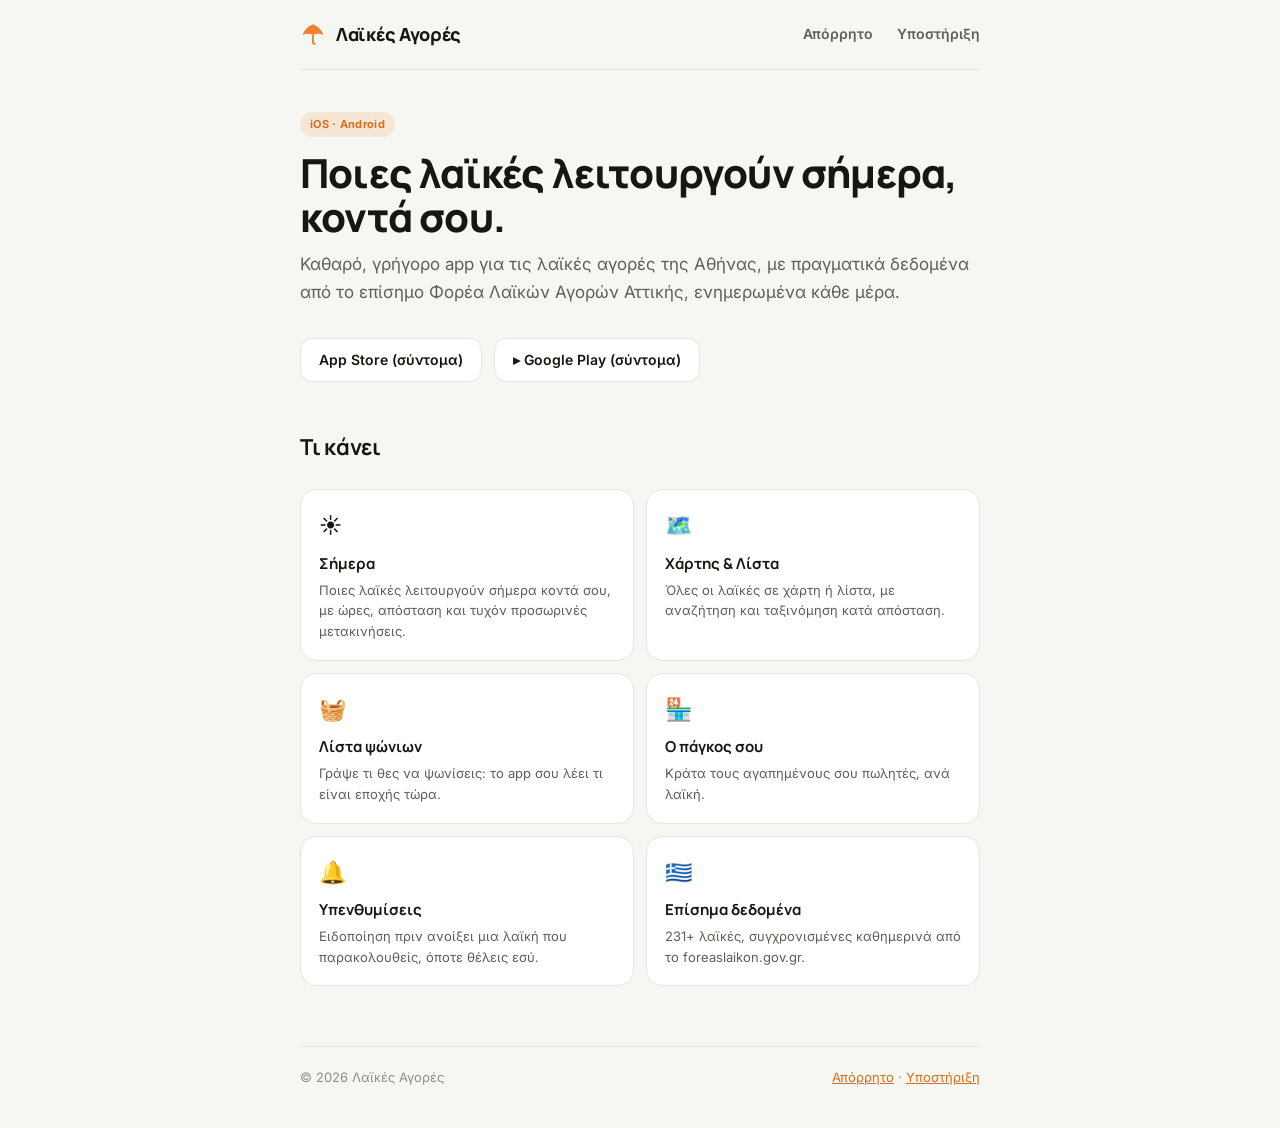
<file: index.html>
<!doctype html>
<html lang="el">
<head>
<meta charset="utf-8">
<meta name="viewport" content="width=device-width, initial-scale=1">
<title>Λαϊκές Αγορές: ποιες λαϊκές λειτουργούν σήμερα κοντά σου</title>
<meta name="description" content="Δες ποιες λαϊκές αγορές της Αθήνας λειτουργούν σήμερα κοντά σου, με πραγματικά δεδομένα από το Φορέα Λαϊκών Αγορών Αττικής.">
<link rel="stylesheet" href="styles.css">
<link rel="icon" href="data:image/svg+xml,<svg xmlns=%22http://www.w3.org/2000/svg%22 viewBox=%220 0 24 24%22><path fill=%22%23F2822D%22 d=%22M12 3c-5 2-8.5 6-9.5 10 3.2-1.5 6.4-1.5 9.5 0 3.1-1.5 6.3-1.5 9.5 0-1-4-4.5-8-9.5-10z%22/></svg>">
</head>
<body>
<div class="wrap">

  <nav>
    <a class="brand" href="index.html">
      <svg viewBox="0 0 24 24" fill="none"><path d="M12 3c-5 2-8.5 6-9.5 10 3.2-1.5 6.4-1.5 9.5 0 3.1-1.5 6.3-1.5 9.5 0-1-4-4.5-8-9.5-10z" fill="#F2822D"/><path d="M12 13.5v6a1.5 1.5 0 0 0 1.5 1.5" stroke="#F2822D" stroke-width="1.8" stroke-linecap="round" fill="none"/></svg>
      Λαϊκές Αγορές
    </a>
    <div class="links">
      <a class="nav-link" href="privacy.html">Απόρρητο</a>
      <a class="nav-link" href="support.html">Υποστήριξη</a>
    </div>
  </nav>

  <span class="pill">iOS · Android</span>
  <h1>Ποιες λαϊκές λειτουργούν σήμερα, κοντά σου.</h1>
  <p class="lede">
    Καθαρό, γρήγορο app για τις λαϊκές αγορές της Αθήνας, με πραγματικά δεδομένα
    από το επίσημο Φορέα Λαϊκών Αγορών Αττικής, ενημερωμένα κάθε μέρα.
  </p>

  <div class="badges">
    <a class="badge" href="#" aria-disabled="true"> App Store (σύντομα)</a>
    <a class="badge" href="#" aria-disabled="true">▸ Google Play (σύντομα)</a>
  </div>

  <h2>Τι κάνει</h2>
  <div class="features">
    <div class="feature">
      <div class="icon">☀️</div>
      <h3>Σήμερα</h3>
      <p>Ποιες λαϊκές λειτουργούν σήμερα κοντά σου, με ώρες, απόσταση και τυχόν προσωρινές μετακινήσεις.</p>
    </div>
    <div class="feature">
      <div class="icon">🗺️</div>
      <h3>Χάρτης &amp; Λίστα</h3>
      <p>Όλες οι λαϊκές σε χάρτη ή λίστα, με αναζήτηση και ταξινόμηση κατά απόσταση.</p>
    </div>
    <div class="feature">
      <div class="icon">🧺</div>
      <h3>Λίστα ψώνιων</h3>
      <p>Γράψε τι θες να ψωνίσεις: το app σου λέει τι είναι εποχής τώρα.</p>
    </div>
    <div class="feature">
      <div class="icon">🏪</div>
      <h3>Ο πάγκος σου</h3>
      <p>Κράτα τους αγαπημένους σου πωλητές, ανά λαϊκή.</p>
    </div>
    <div class="feature">
      <div class="icon">🔔</div>
      <h3>Υπενθυμίσεις</h3>
      <p>Ειδοποίηση πριν ανοίξει μια λαϊκή που παρακολουθείς, όποτε θέλεις εσύ.</p>
    </div>
    <div class="feature">
      <div class="icon">🇬🇷</div>
      <h3>Επίσημα δεδομένα</h3>
      <p>231+ λαϊκές, συγχρονισμένες καθημερινά από το foreaslaikon.gov.gr.</p>
    </div>
  </div>

  <footer>
    <span>© 2026 Λαϊκές Αγορές</span>
    <span><a href="privacy.html">Απόρρητο</a> · <a href="support.html">Υποστήριξη</a></span>
  </footer>

</div>
</body>
</html>
</file>
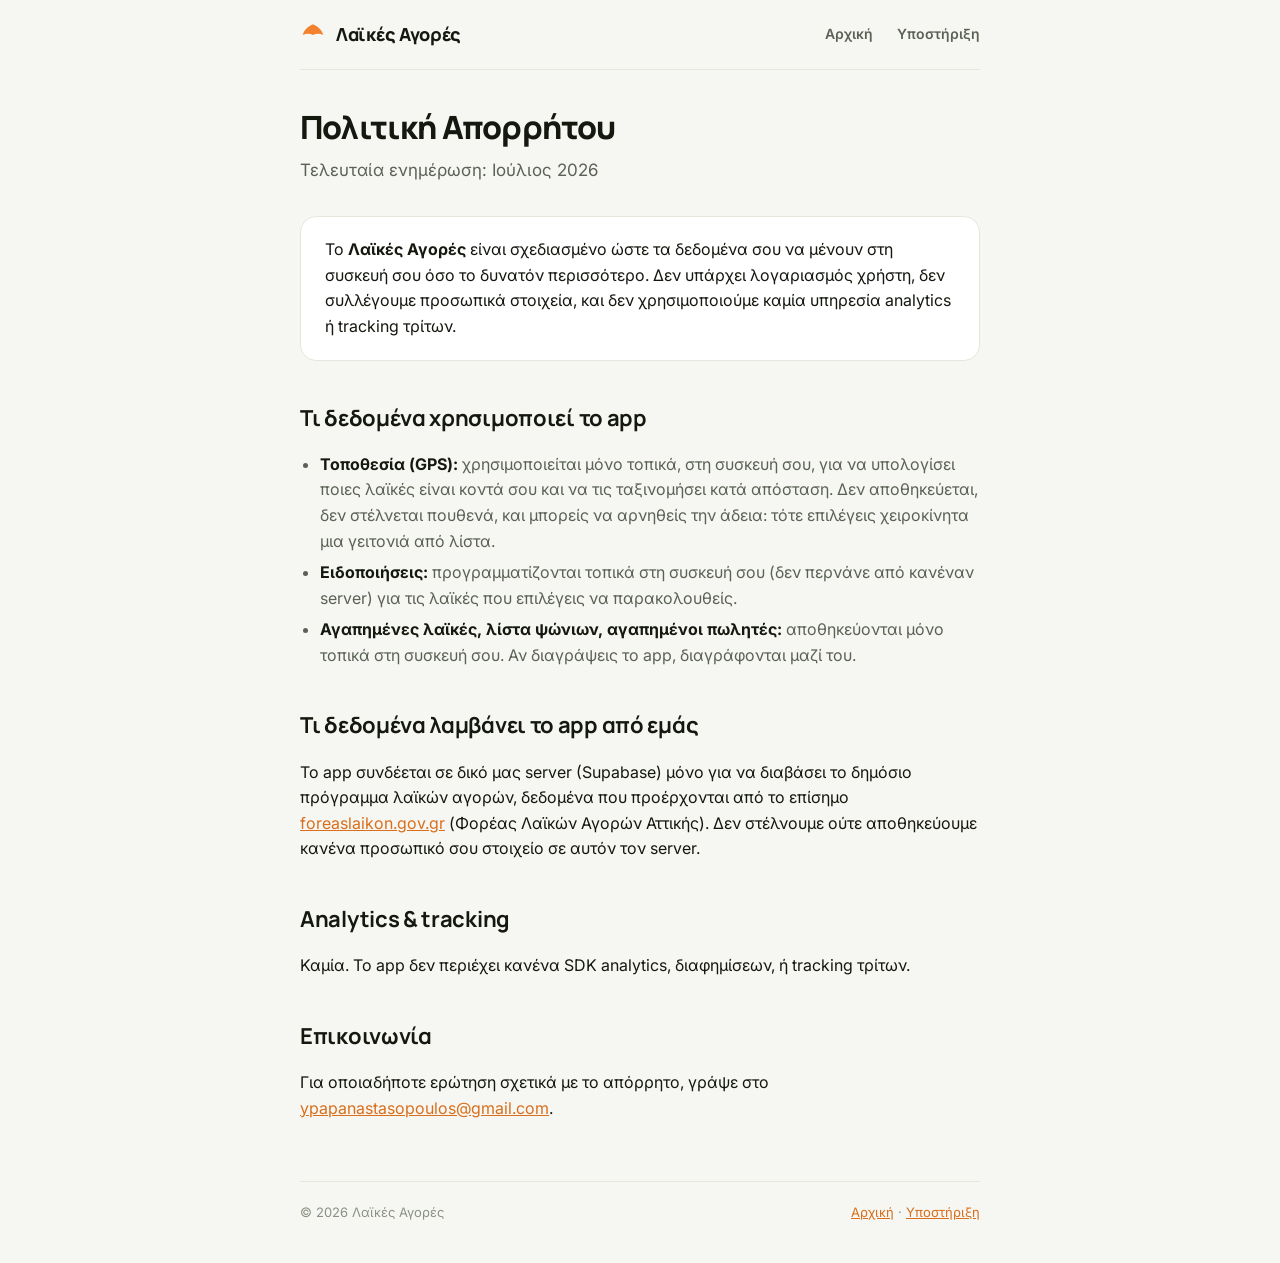
<file: privacy.html>
<!doctype html>
<html lang="el">
<head>
<meta charset="utf-8">
<meta name="viewport" content="width=device-width, initial-scale=1">
<title>Πολιτική Απορρήτου: Λαϊκές Αγορές</title>
<link rel="stylesheet" href="styles.css">
<link rel="icon" href="data:image/svg+xml,<svg xmlns=%22http://www.w3.org/2000/svg%22 viewBox=%220 0 24 24%22><path fill=%22%23F2822D%22 d=%22M12 3c-5 2-8.5 6-9.5 10 3.2-1.5 6.4-1.5 9.5 0 3.1-1.5 6.3-1.5 9.5 0-1-4-4.5-8-9.5-10z%22/></svg>">
</head>
<body>
<div class="wrap">

  <nav>
    <a class="brand" href="index.html">
      <svg viewBox="0 0 24 24" fill="none"><path d="M12 3c-5 2-8.5 6-9.5 10 3.2-1.5 6.4-1.5 9.5 0 3.1-1.5 6.3-1.5 9.5 0-1-4-4.5-8-9.5-10z" fill="#F2822D"/></svg>
      Λαϊκές Αγορές
    </a>
    <div class="links">
      <a class="nav-link" href="index.html">Αρχική</a>
      <a class="nav-link" href="support.html">Υποστήριξη</a>
    </div>
  </nav>

  <h1 style="font-size:32px">Πολιτική Απορρήτου</h1>
  <p class="lede">Τελευταία ενημέρωση: Ιούλιος 2026</p>

  <section class="card">
    <p style="margin:0">
      Το <strong>Λαϊκές Αγορές</strong> είναι σχεδιασμένο ώστε τα δεδομένα σου να μένουν
      στη συσκευή σου όσο το δυνατόν περισσότερο. Δεν υπάρχει λογαριασμός χρήστη,
      δεν συλλέγουμε προσωπικά στοιχεία, και δεν χρησιμοποιούμε καμία υπηρεσία
      analytics ή tracking τρίτων.
    </p>
  </section>

  <h2>Τι δεδομένα χρησιμοποιεί το app</h2>
  <ul>
    <li><strong>Τοποθεσία (GPS):</strong> χρησιμοποιείται μόνο τοπικά, στη συσκευή σου, για να υπολογίσει ποιες λαϊκές είναι κοντά σου και να τις ταξινομήσει κατά απόσταση. Δεν αποθηκεύεται, δεν στέλνεται πουθενά, και μπορείς να αρνηθείς την άδεια: τότε επιλέγεις χειροκίνητα μια γειτονιά από λίστα.</li>
    <li><strong>Ειδοποιήσεις:</strong> προγραμματίζονται τοπικά στη συσκευή σου (δεν περνάνε από κανέναν server) για τις λαϊκές που επιλέγεις να παρακολουθείς.</li>
    <li><strong>Αγαπημένες λαϊκές, λίστα ψώνιων, αγαπημένοι πωλητές:</strong> αποθηκεύονται μόνο τοπικά στη συσκευή σου. Αν διαγράψεις το app, διαγράφονται μαζί του.</li>
  </ul>

  <h2>Τι δεδομένα λαμβάνει το app από εμάς</h2>
  <p>
    Το app συνδέεται σε δικό μας server (Supabase) μόνο για να διαβάσει το δημόσιο
    πρόγραμμα λαϊκών αγορών, δεδομένα που προέρχονται από το επίσημο
    <a href="https://www.foreaslaikon.gov.gr" target="_blank" rel="noopener">foreaslaikon.gov.gr</a>
    (Φορέας Λαϊκών Αγορών Αττικής). Δεν στέλνουμε ούτε αποθηκεύουμε κανένα
    προσωπικό σου στοιχείο σε αυτόν τον server.
  </p>

  <h2>Analytics &amp; tracking</h2>
  <p>Καμία. Το app δεν περιέχει κανένα SDK analytics, διαφημίσεων, ή tracking τρίτων.</p>

  <h2>Επικοινωνία</h2>
  <p>
    Για οποιαδήποτε ερώτηση σχετικά με το απόρρητο, γράψε στο
    <a href="mailto:ypapanastasopoulos@gmail.com">ypapanastasopoulos@gmail.com</a>.
  </p>

  <footer>
    <span>© 2026 Λαϊκές Αγορές</span>
    <span><a href="index.html">Αρχική</a> · <a href="support.html">Υποστήριξη</a></span>
  </footer>

</div>
</body>
</html>
</file>
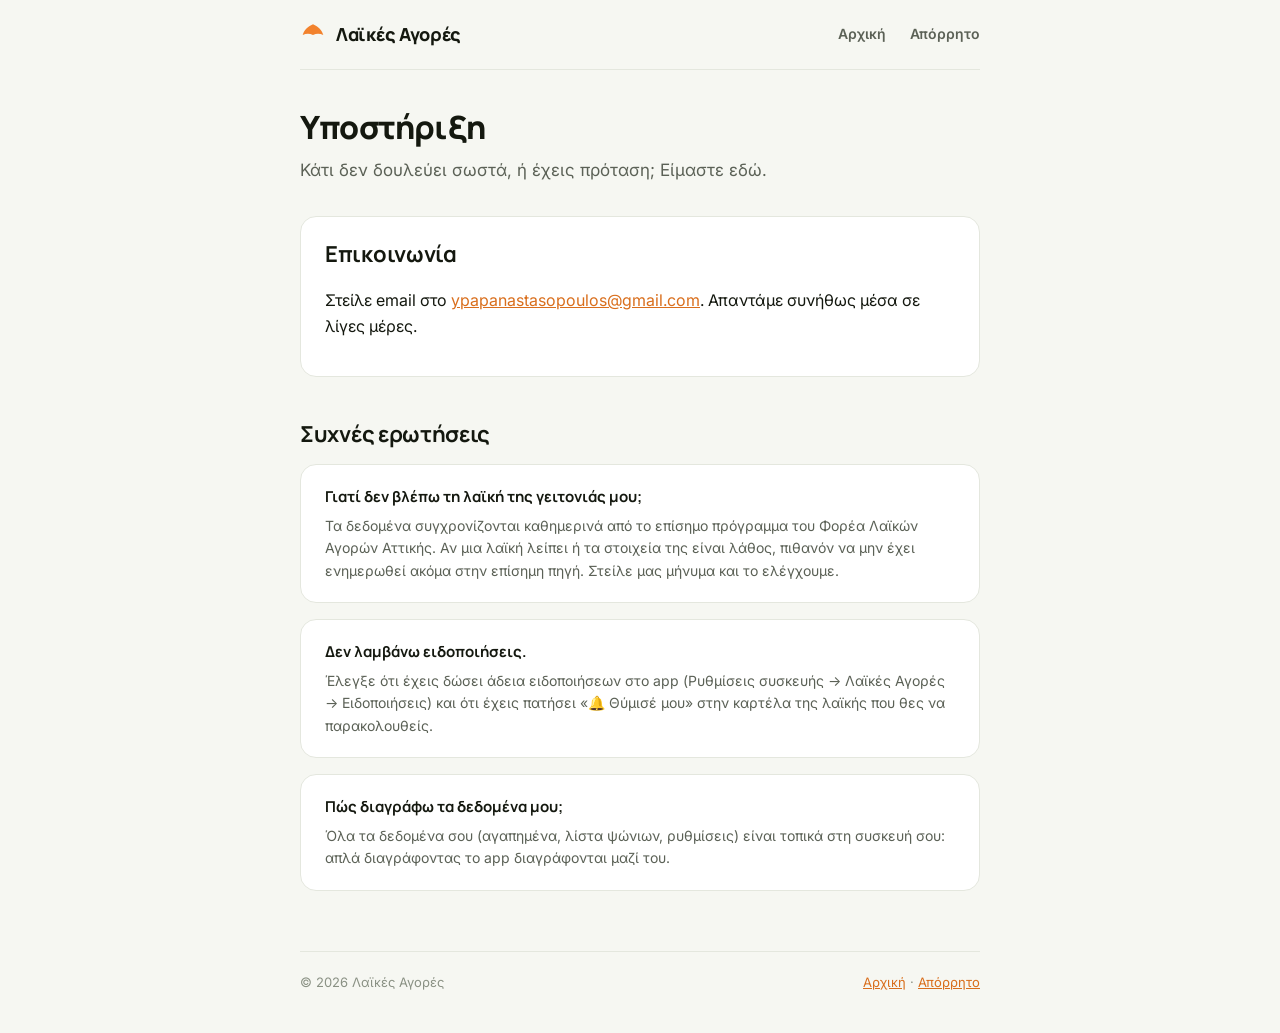
<file: support.html>
<!doctype html>
<html lang="el">
<head>
<meta charset="utf-8">
<meta name="viewport" content="width=device-width, initial-scale=1">
<title>Υποστήριξη: Λαϊκές Αγορές</title>
<link rel="stylesheet" href="styles.css">
<link rel="icon" href="data:image/svg+xml,<svg xmlns=%22http://www.w3.org/2000/svg%22 viewBox=%220 0 24 24%22><path fill=%22%23F2822D%22 d=%22M12 3c-5 2-8.5 6-9.5 10 3.2-1.5 6.4-1.5 9.5 0 3.1-1.5 6.3-1.5 9.5 0-1-4-4.5-8-9.5-10z%22/></svg>">
</head>
<body>
<div class="wrap">

  <nav>
    <a class="brand" href="index.html">
      <svg viewBox="0 0 24 24" fill="none"><path d="M12 3c-5 2-8.5 6-9.5 10 3.2-1.5 6.4-1.5 9.5 0 3.1-1.5 6.3-1.5 9.5 0-1-4-4.5-8-9.5-10z" fill="#F2822D"/></svg>
      Λαϊκές Αγορές
    </a>
    <div class="links">
      <a class="nav-link" href="index.html">Αρχική</a>
      <a class="nav-link" href="privacy.html">Απόρρητο</a>
    </div>
  </nav>

  <h1 style="font-size:32px">Υποστήριξη</h1>
  <p class="lede">Κάτι δεν δουλεύει σωστά, ή έχεις πρόταση; Είμαστε εδώ.</p>

  <section class="card">
    <h2 style="margin-top:0">Επικοινωνία</h2>
    <p>
      Στείλε email στο
      <a href="mailto:ypapanastasopoulos@gmail.com">ypapanastasopoulos@gmail.com</a>.
      Απαντάμε συνήθως μέσα σε λίγες μέρες.
    </p>
  </section>

  <h2>Συχνές ερωτήσεις</h2>

  <section class="card">
    <h3 style="margin:0 0 6px;font-family:'Manrope',sans-serif;font-size:15px">Γιατί δεν βλέπω τη λαϊκή της γειτονιάς μου;</h3>
    <p style="margin:0;color:var(--text-secondary);font-size:14px">
      Τα δεδομένα συγχρονίζονται καθημερινά από το επίσημο πρόγραμμα του Φορέα
      Λαϊκών Αγορών Αττικής. Αν μια λαϊκή λείπει ή τα στοιχεία της είναι λάθος,
      πιθανόν να μην έχει ενημερωθεί ακόμα στην επίσημη πηγή. Στείλε μας μήνυμα
      και το ελέγχουμε.
    </p>
  </section>

  <section class="card">
    <h3 style="margin:0 0 6px;font-family:'Manrope',sans-serif;font-size:15px">Δεν λαμβάνω ειδοποιήσεις.</h3>
    <p style="margin:0;color:var(--text-secondary);font-size:14px">
      Έλεγξε ότι έχεις δώσει άδεια ειδοποιήσεων στο app (Ρυθμίσεις συσκευής →
      Λαϊκές Αγορές → Ειδοποιήσεις) και ότι έχεις πατήσει «🔔 Θύμισέ μου» στην
      καρτέλα της λαϊκής που θες να παρακολουθείς.
    </p>
  </section>

  <section class="card">
    <h3 style="margin:0 0 6px;font-family:'Manrope',sans-serif;font-size:15px">Πώς διαγράφω τα δεδομένα μου;</h3>
    <p style="margin:0;color:var(--text-secondary);font-size:14px">
      Όλα τα δεδομένα σου (αγαπημένα, λίστα ψώνιων, ρυθμίσεις) είναι τοπικά στη
      συσκευή σου: απλά διαγράφοντας το app διαγράφονται μαζί του.
    </p>
  </section>

  <footer>
    <span>© 2026 Λαϊκές Αγορές</span>
    <span><a href="index.html">Αρχική</a> · <a href="privacy.html">Απόρρητο</a></span>
  </footer>

</div>
</body>
</html>
</file>
<file: styles.css>
@import url('https://fonts.googleapis.com/css2?family=Manrope:wght@500;600;700;800&family=Inter:wght@400;500;600;700&display=swap');

:root {
  --bg: #F6F7F2;
  --surface: #FFFFFF;
  --surface-border: #E4E7DE;
  --text: #14180F;
  --text-secondary: #5B6156;
  --text-tertiary: #8A9184;
  --accent: #D96E1C;
  --accent-fill: #F2822D;
  --on-accent: #3A1E08;
}

@media (prefers-color-scheme: dark) {
  :root {
    --bg: #0F1310;
    --surface: #171E18;
    --surface-border: #29342B;
    --text: #F1F3EE;
    --text-secondary: #98A093;
    --text-tertiary: #667065;
    --accent: #F2822D;
    --accent-fill: #F2822D;
    --on-accent: #3A1E08;
  }
}

* { box-sizing: border-box; }

body {
  margin: 0;
  background: var(--bg);
  color: var(--text);
  font-family: 'Inter', sans-serif;
  line-height: 1.6;
  -webkit-font-smoothing: antialiased;
}

.wrap {
  max-width: 720px;
  margin: 0 auto;
  padding: 0 20px;
}

nav {
  display: flex;
  align-items: center;
  justify-content: space-between;
  padding: 20px 0;
  border-bottom: 0.5px solid var(--surface-border);
  margin-bottom: 40px;
}

.brand {
  display: flex;
  align-items: center;
  gap: 10px;
  font-family: 'Manrope', sans-serif;
  font-weight: 800;
  font-size: 18px;
  color: var(--text);
  text-decoration: none;
  letter-spacing: -0.3px;
}

.brand svg { width: 26px; height: 26px; }

nav .links { display: flex; gap: 24px; }
nav a.nav-link {
  color: var(--text-secondary);
  text-decoration: none;
  font-size: 14px;
  font-weight: 600;
}
nav a.nav-link:hover { color: var(--accent); }

h1 {
  font-family: 'Manrope', sans-serif;
  font-weight: 800;
  font-size: 40px;
  letter-spacing: -0.8px;
  line-height: 1.1;
  margin: 0 0 12px;
}

h2 {
  font-family: 'Manrope', sans-serif;
  font-weight: 700;
  font-size: 22px;
  letter-spacing: -0.3px;
  margin: 40px 0 12px;
}

p.lede {
  font-size: 17px;
  color: var(--text-secondary);
  margin: 0 0 32px;
}

.badges { display: flex; gap: 12px; margin: 28px 0 48px; flex-wrap: wrap; }
.badge {
  display: inline-flex;
  align-items: center;
  gap: 8px;
  padding: 10px 18px;
  border-radius: 12px;
  background: var(--surface);
  border: 0.5px solid var(--surface-border);
  color: var(--text);
  text-decoration: none;
  font-weight: 600;
  font-size: 14px;
}

.features {
  display: grid;
  grid-template-columns: repeat(2, 1fr);
  gap: 12px;
  margin: 24px 0 48px;
}
.feature {
  background: var(--surface);
  border: 0.5px solid var(--surface-border);
  border-radius: 16px;
  padding: 18px;
}
.feature .icon { font-size: 22px; margin-bottom: 8px; }
.feature h3 {
  font-family: 'Manrope', sans-serif;
  font-size: 15px;
  font-weight: 700;
  margin: 0 0 4px;
}
.feature p {
  font-size: 13px;
  color: var(--text-secondary);
  margin: 0;
}

.pill {
  display: inline-block;
  font-size: 11px;
  font-weight: 700;
  letter-spacing: 0.3px;
  color: var(--accent);
  background: color-mix(in srgb, var(--accent-fill) 14%, transparent);
  padding: 4px 10px;
  border-radius: 20px;
  margin-bottom: 14px;
}

section.card {
  background: var(--surface);
  border: 0.5px solid var(--surface-border);
  border-radius: 16px;
  padding: 20px 24px;
  margin-bottom: 16px;
}

ul { padding-left: 20px; }
li { margin-bottom: 6px; color: var(--text-secondary); }
strong { color: var(--text); }

a { color: var(--accent); }

footer {
  margin: 60px 0 40px;
  padding-top: 20px;
  border-top: 0.5px solid var(--surface-border);
  color: var(--text-tertiary);
  font-size: 13px;
  display: flex;
  justify-content: space-between;
  flex-wrap: wrap;
  gap: 8px;
}

@media (max-width: 560px) {
  .features { grid-template-columns: 1fr; }
  h1 { font-size: 32px; }
  nav .links { gap: 14px; }
}
</file>
